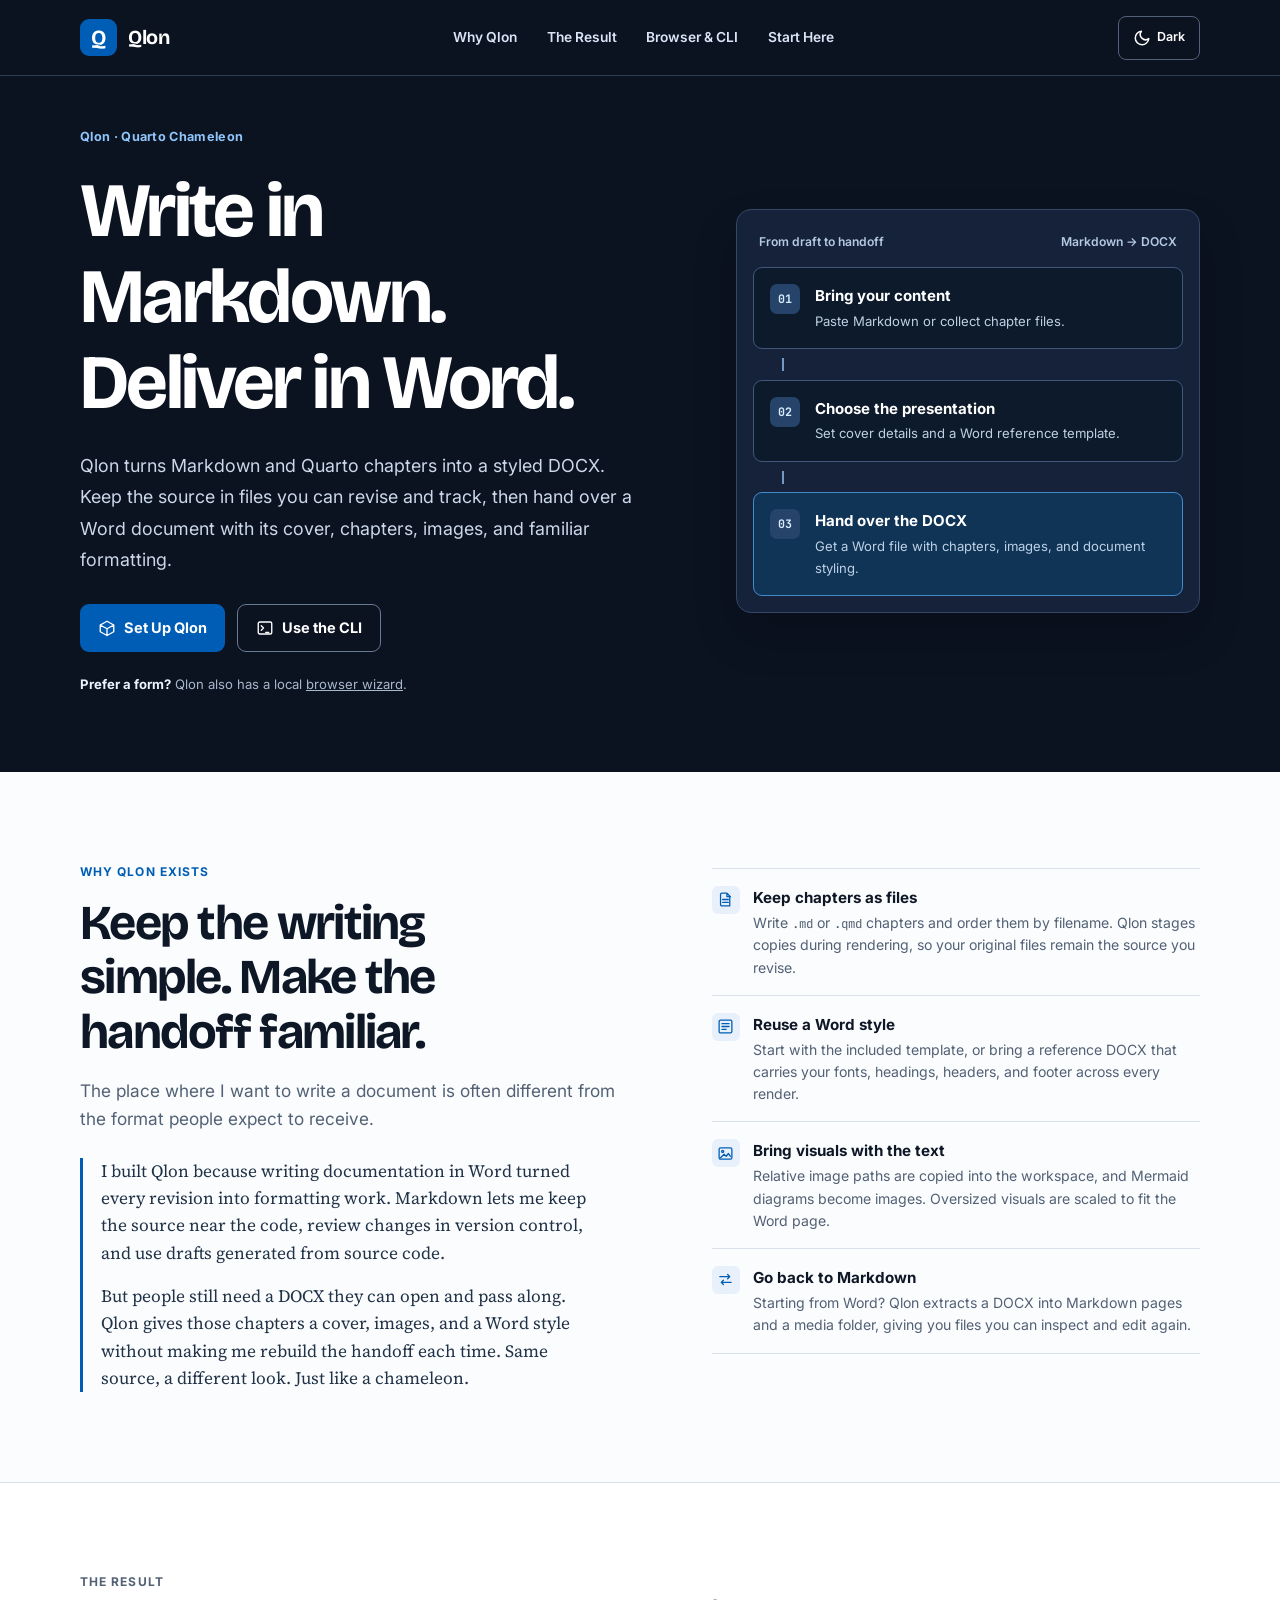
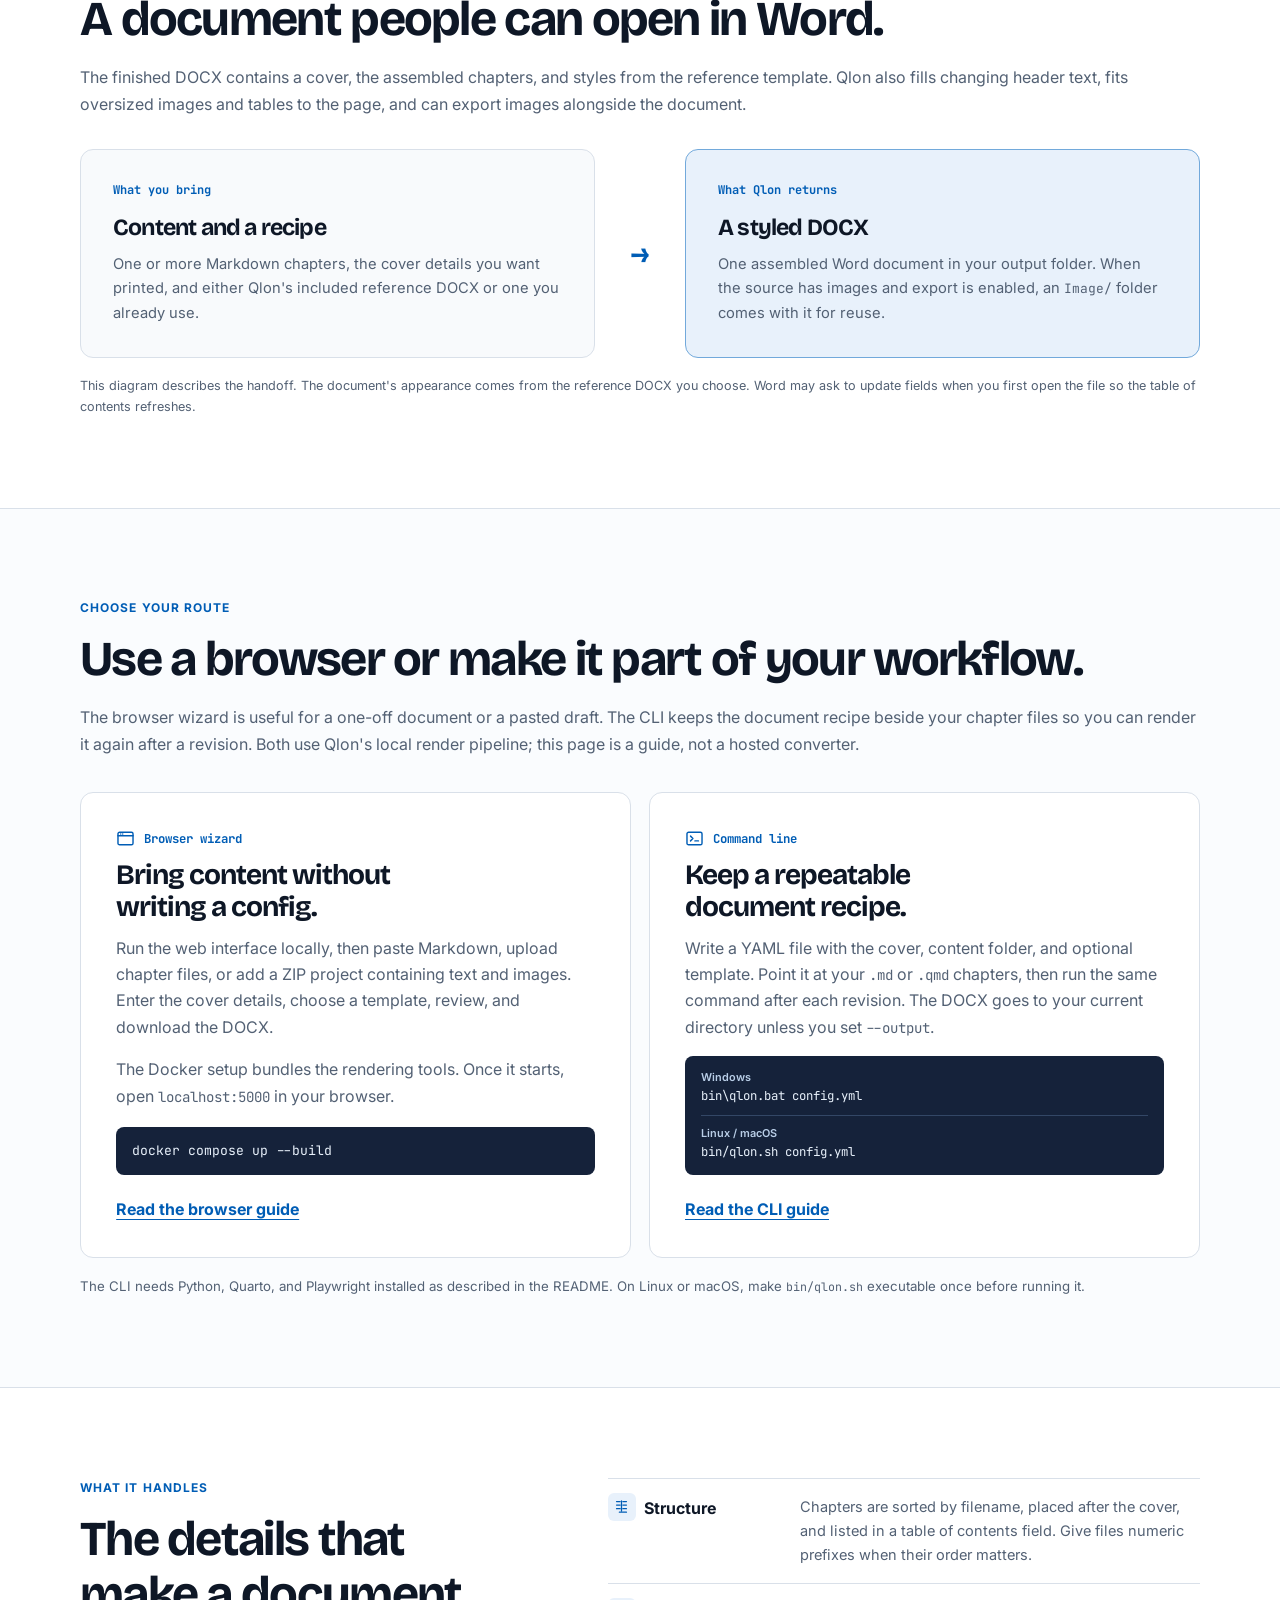
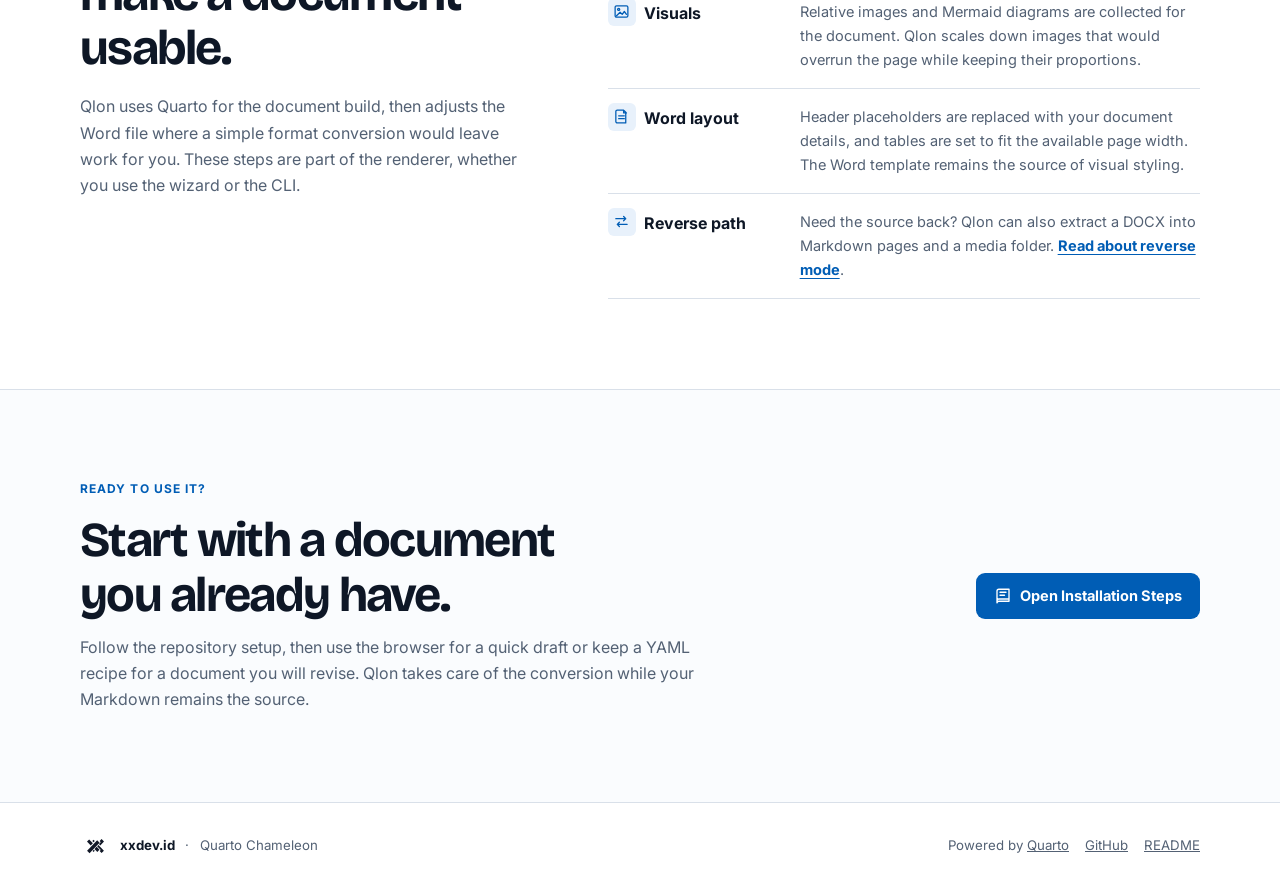
<file: index.html>
<!doctype html>
<html lang="en">
<head>
  <meta charset="utf-8">
  <meta name="viewport" content="width=device-width, initial-scale=1">
  <meta name="description" content="Qlon turns Markdown and Quarto chapters into styled Word documents. Write in plain text, deliver a DOCX.">
  <meta name="theme-color" content="#0b1220">
  <title>Qlon | Markdown to Word, ready to hand over</title>
  <link rel="icon" href="data:image/svg+xml,%3Csvg xmlns='http://www.w3.org/2000/svg' viewBox='0 0 32 32'%3E%3Crect width='32' height='32' rx='7' fill='%23005db5'/%3E%3Ctext x='16' y='23' font-family='Arial,sans-serif' font-size='20' font-weight='700' fill='white' text-anchor='middle'%3EQ%3C/text%3E%3C/svg%3E">
  <script>
    try {
      const savedTheme = localStorage.getItem('qlon-theme');
      const prefersDark = matchMedia('(prefers-color-scheme: dark)').matches;
      document.documentElement.dataset.theme = savedTheme || (prefersDark ? 'dark' : 'light');
    } catch (_) { document.documentElement.dataset.theme = 'light'; }
  </script>
  <link rel="preconnect" href="https://fonts.googleapis.com">
  <link rel="preconnect" href="https://fonts.gstatic.com" crossorigin>
  <link href="https://fonts.googleapis.com/css2?family=Bricolage+Grotesque:opsz,wght@12..96,600;12..96,700&family=Inter:wght@400;500;600;700&family=JetBrains+Mono:wght@400;500&family=Source+Serif+4:opsz,wght@8..60,400;8..60,600&display=swap" rel="stylesheet">
  <link id="aos-styles" rel="stylesheet" href="https://cdn.jsdelivr.net/npm/aos@2.3.4/dist/aos.css" onload="this.dataset.status='loaded'" onerror="this.dataset.status='failed'">
  <style>
    /* Design read: a public tool introduction for Markdown authors who deliver Word files.
       Energy 2 / rhythm 2 / motion 1. Qlon blue and ink come from the existing web UI;
       Bricolage and Inter keep its voice, while the document handoff motif explains the
       product without claiming to show a generated file. Spacing separates decisions,
       and panels are reserved for the two ways to use Qlon. */
    :root {
      color-scheme: light;
      --canvas: #fafcfe;
      --paper: #fff;
      --paper-soft: #f8fafc;
      --ink: #0e1726;
      --muted: #536174;
      --line: #d9e0e9;
      --blue: #005db5;
      --blue-hover: #004a91;
      --blue-wash: #e8f1fb;
      --dark-panel: #15223a;
      --serif-ink: #213247;
    }
    :root[data-theme="dark"] {
      color-scheme: dark;
      --canvas: #0f1828;
      --paper: #15223a;
      --paper-soft: #1b2d49;
      --ink: #f1f5fb;
      --muted: #b3c1d3;
      --line: #344765;
      --blue: #8bc5ff;
      --blue-hover: #afd8ff;
      --blue-wash: #1c3b5e;
      --serif-ink: #e6edf7;
    }
    * { box-sizing: border-box; }
    html { scroll-behavior: smooth; scroll-padding-top: 6.5rem; }
    body { margin: 0; background: var(--canvas); color: var(--ink); font: 400 1rem/1.65 Inter, system-ui, sans-serif; }
    a { color: inherit; }
    a:focus-visible, button:focus-visible { outline: 3px solid #5aa1e6; outline-offset: 4px; }
    button { font: inherit; }
    code { font: .88em "JetBrains Mono", ui-monospace, monospace; overflow-wrap: anywhere; }
    h1, h2, h3, p { margin-top: 0; }
    h1, h2, h3 { font-family: "Bricolage Grotesque", system-ui, sans-serif; line-height: 1.12; letter-spacing: -.035em; }
    p { margin-bottom: 1rem; }
    .wrap { width: min(1120px, calc(100% - 3rem)); margin-inline: auto; }
    .skip-link { position: absolute; left: 1rem; top: -5rem; z-index: 20; padding: .65rem 1rem; background: #fff; color: #0e1726; }
    .skip-link:focus { top: 1rem; }
    .site-header { position: sticky; top: 0; z-index: 10; background: #0b1220; color: #fff; border-bottom: 1px solid #2b3b56; }
    .header-inner { display: flex; align-items: center; justify-content: space-between; min-height: 75px; gap: 1rem; }
    .brand { display: inline-flex; align-items: center; gap: .7rem; text-decoration: none; font: 700 1.24rem "Bricolage Grotesque", system-ui, sans-serif; letter-spacing: -.025em; }
    .brand-mark { display: grid; place-items: center; width: 37px; height: 37px; border-radius: 9px; background: #005db5; color: #fff; font-size: 1.35rem; }
    .nav { display: flex; align-items: center; gap: clamp(.8rem, 2.3vw, 2rem); font-size: .86rem; font-weight: 600; }
    .nav a { min-height: 44px; display: inline-flex; align-items: center; color: #d9e5f6; text-decoration: none; }
    .nav a:hover { color: #fff; text-decoration: underline; text-underline-offset: .28em; }
    .menu-toggle { display: none; align-items: center; justify-content: center; gap: .5rem; min-height: 44px; padding: .4rem .75rem; border: 1px solid #52617a; border-radius: 8px; background: transparent; color: #fff; cursor: pointer; font-size: .86rem; font-weight: 600; }
    .menu-toggle:hover { background: #1b2d49; }
    .menu-toggle svg { width: 20px; height: 20px; flex: none; }
    .menu-icon-close, .menu-toggle[aria-expanded="true"] .menu-icon-open { display: none; }
    .menu-toggle[aria-expanded="true"] .menu-icon-close { display: block; }
    .theme-toggle { display: inline-flex; align-items: center; justify-content: center; gap: .4rem; min-width: 82px; min-height: 44px; padding: .4rem .65rem; border: 1px solid #52617a; border-radius: 8px; background: transparent; color: #fff; cursor: pointer; font-size: .78rem; font-weight: 600; }
    .theme-toggle:hover { background: #1b2d49; }
    .theme-toggle svg { width: 18px; height: 18px; flex: none; }
    :root[data-theme="dark"] .icon-moon, :root:not([data-theme="dark"]) .icon-sun { display: none; }
    .hero { background: #0b1220; color: #fff; padding: clamp(2.5rem, 4vw, 4rem) 0 clamp(3rem, 6vw, 5rem); }
    .hero-inner { display: grid; grid-template-columns: minmax(0, 1.1fr) minmax(320px, .9fr); gap: clamp(2.5rem, 7vw, 6rem); align-items: center; }
    .kicker { margin-bottom: 1.25rem; color: #8fc5fb; font-size: .79rem; font-weight: 700; letter-spacing: .025em; }
    h1 { max-width: 11ch; margin-bottom: 1.5rem; font-size: clamp(3rem, 6vw, 5.4rem); }
    .hero-lead { max-width: 54ch; margin-bottom: 1.8rem; color: #cbd8e9; font-size: clamp(1.06rem, 1.4vw, 1.2rem); line-height: 1.75; }
    .hero-actions { display: flex; flex-wrap: wrap; gap: .75rem; }
    .button { display: inline-flex; align-items: center; justify-content: center; gap: .55rem; min-height: 46px; padding: .68rem 1.1rem; border-radius: 9px; font-size: .91rem; font-weight: 700; text-decoration: none; transition: background .15s, border-color .15s; }
    .button svg { width: 18px; height: 18px; flex: none; }
    .button-primary { background: #005db5; color: #fff; }
    .button-primary:hover { background: #1a72c4; }
    .button-secondary { border: 1px solid #687a94; color: #fff; }
    .button-secondary:hover { background: #1c2c45; border-color: #aabbd1; }
    .hero-footnote { margin: 1.35rem 0 0; color: #a7b8cd; font-size: .82rem; }
    .hero-footnote strong { color: #eaf4ff; }
    .handoff { padding: 1rem; border: 1px solid #334766; border-radius: 15px; background: #15223a; box-shadow: 0 22px 46px rgba(0, 0, 0, .15); }
    .handoff-title { display: flex; justify-content: space-between; gap: .8rem; padding: .35rem .35rem .95rem; color: #b4c9e2; font-size: .76rem; font-weight: 600; }
    .handoff-path { display: flex; flex-direction: column; gap: .55rem; }
    .handoff-row { display: flex; align-items: flex-start; gap: .9rem; padding: 1rem; border: 1px solid #405777; border-radius: 9px; background: #0d1a2b; }
    .handoff-row:last-child { border-color: #438bc9; background: #103456; }
    .handoff-count { display: grid; place-items: center; flex: none; width: 30px; height: 30px; border-radius: 7px; background: #264469; color: #d8ebff; font: 700 .73rem "JetBrains Mono", monospace; }
    .handoff-row strong { display: block; margin-bottom: .1rem; font-size: .94rem; color: #fff; }
    .handoff-row span:last-child { display: block; color: #bed0e6; font-size: .82rem; }
    .handoff-join { width: 2px; height: 13px; margin-left: 29px; background: #759ac1; }
    .intro { padding: clamp(3.5rem, 7vw, 6rem) 0; }
    .intro-grid { display: grid; grid-template-columns: minmax(0, 1fr) minmax(0, .9fr); gap: clamp(2rem, 7vw, 7rem); align-items: start; }
    .eyebrow { margin-bottom: .9rem; color: var(--blue); font-size: .75rem; font-weight: 700; letter-spacing: .09em; text-transform: uppercase; }
    h2 { margin-bottom: 1.1rem; font-size: clamp(2.1rem, 3.8vw, 3.45rem); }
    .intro h2 { max-width: 16ch; }
    .intro-lead { max-width: 55ch; color: var(--muted); font-size: 1.08rem; }
    .intro-story { max-width: 58ch; margin: 1.5rem 0 0; padding-left: 1.1rem; border-left: 3px solid var(--blue); color: var(--serif-ink); font: 400 clamp(1.05rem, 1.35vw, 1.18rem)/1.58 "Source Serif 4", Georgia, serif; }
    .intro-story p:last-child { margin-bottom: 0; }
    .benefits { margin: .4rem 0 0; padding: 0; list-style: none; border-top: 1px solid var(--line); }
    .benefits li { display: grid; grid-template-columns: 28px minmax(0, 1fr); gap: .8rem; padding: 1rem 0; border-bottom: 1px solid var(--line); }
    .benefits .benefit-icon { display: grid; place-items: center; width: 28px; height: 28px; margin-top: .05rem; border-radius: 6px; background: var(--blue-wash); color: var(--blue); }
    .benefit-icon svg { width: 17px; height: 17px; }
    .benefits strong { display: block; margin-bottom: .12rem; font-size: .95rem; }
    .benefits li div > span { display: block; color: var(--muted); font-size: .88rem; line-height: 1.58; }
    .proof { padding: clamp(3.5rem, 7vw, 6rem) 0; background: var(--paper); border-block: 1px solid var(--line); }
    .proof-header { margin-bottom: 2rem; }
    .proof-header h2 { max-width: none; margin-bottom: 1.1rem; }
    .proof-header p { max-width: none; margin: 0; color: var(--muted); }
    .journey { display: grid; grid-template-columns: minmax(0, 1fr) minmax(0, .1fr) minmax(0, 1fr); gap: 1.2rem; align-items: stretch; }
    .journey-panel { min-width: 0; padding: clamp(1.25rem, 3vw, 2rem); border: 1px solid var(--line); border-radius: 13px; background: var(--paper-soft); }
    .journey-panel:last-child { border-color: #72a9db; background: var(--blue-wash); }
    .journey-label { display: block; margin-bottom: 1rem; color: var(--blue); font: 700 .75rem "JetBrains Mono", monospace; }
    .journey-panel h3 { margin-bottom: .75rem; font-size: 1.45rem; }
    .journey-panel p { margin: 0; color: var(--muted); font-size: .92rem; }
    .journey-arrow { display: grid; place-items: center; color: var(--blue); font: 700 1.8rem "Bricolage Grotesque", sans-serif; }
    .proof-note { margin: 1.15rem 0 0; color: var(--muted); font-size: .79rem; }
    .ways { padding: clamp(3.5rem, 7vw, 6rem) 0; }
    .ways-heading { width: 100%; margin-bottom: 2.2rem; }
    .ways-heading p:last-child { color: var(--muted); }
    .ways-grid { display: grid; grid-template-columns: repeat(2, minmax(0, 1fr)); gap: 1.1rem; }
    .way { display: flex; flex-direction: column; min-width: 0; padding: clamp(1.5rem, 3vw, 2.2rem); border: 1px solid var(--line); border-radius: 13px; background: var(--paper); }
    .way-name { display: flex; align-items: center; gap: .55rem; margin-bottom: .8rem; color: var(--blue); font: 700 .77rem "JetBrains Mono", monospace; }
    .way-name svg { width: 19px; height: 19px; flex: none; }
    .way h3 { max-width: 18ch; margin-bottom: .7rem; font-size: clamp(1.5rem, 2.2vw, 2rem); }
    .way p { color: var(--muted); }
    .way .way-command { display: block; margin-top: auto; margin-bottom: 1.3rem; padding: .85rem 1rem; border-radius: 8px; background: #15223a; color: #e8f1fb; font: .82rem/1.6 "JetBrains Mono", ui-monospace, monospace; overflow-wrap: anywhere; }
    .cli-options { margin-top: auto; margin-bottom: 1.3rem; padding: .85rem 1rem; border-radius: 8px; background: #15223a; color: #e8f1fb; }
    .cli-options code { display: block; font-size: .77rem; line-height: 1.5; }
    .cli-options code + code { margin-top: .6rem; padding-top: .6rem; border-top: 1px solid #334766; }
    .cli-options span { display: block; margin-bottom: .2rem; color: #b9cee7; font: 600 .68rem Inter, sans-serif; }
    .text-link { width: fit-content; color: var(--blue); font-weight: 700; text-underline-offset: .22em; }
    .text-link:hover { color: var(--blue-hover); }
    .ways-note { margin: 1.1rem 0 0; color: var(--muted); font-size: .83rem; }
    .capabilities { padding: clamp(3.5rem, 7vw, 6rem) 0; background: var(--paper); border-block: 1px solid var(--line); }
    .cap-grid { display: grid; grid-template-columns: minmax(0, .85fr) minmax(0, 1.15fr); gap: clamp(2rem, 7vw, 7rem); }
    .cap-grid > div:first-child p:last-child { max-width: 48ch; color: var(--muted); }
    .cap-list { margin: 0; }
    .cap-list div { display: grid; grid-template-columns: minmax(0, .44fr) minmax(0, 1fr); gap: 1rem; padding: 1rem 0; border-bottom: 1px solid var(--line); }
    .cap-list div:first-child { border-top: 1px solid var(--line); }
    .cap-list dt { display: flex; align-items: flex-start; gap: .55rem; font-weight: 700; }
    .cap-icon { display: grid; place-items: center; flex: none; width: 28px; height: 28px; margin-top: -.15rem; border-radius: 6px; background: var(--blue-wash); color: var(--blue); }
    .cap-icon svg { width: 17px; height: 17px; }
    .cap-list dd { margin: 0; color: var(--muted); font-size: .91rem; }
    .start { padding: clamp(3.5rem, 7vw, 6rem) 0; }
    .start-inner { display: grid; grid-template-columns: minmax(0, 1fr) auto; align-items: center; gap: 2rem; }
    .start h2 { max-width: 18ch; margin-bottom: .7rem; }
    .start p:last-child { max-width: 62ch; margin: 0; color: var(--muted); }
    .start .button { background: #005db5; color: #fff; white-space: nowrap; }
    .start .button:hover { background: #004a91; }
    .site-footer { padding: 1.3rem 0; background: var(--paper); color: var(--muted); border-top: 1px solid var(--line); }
    .footer-inner { display: flex; flex-wrap: wrap; justify-content: space-between; gap: 1rem; align-items: center; font-size: .83rem; }
    .footer-inner p { margin: 0; }
    .footer-brand { display: flex; flex-wrap: wrap; align-items: center; gap: .65rem; }
    .footer-brand strong { display: inline-flex; align-items: center; gap: .55rem; color: var(--ink); font-weight: 700; }
    .footer-logo { display: grid; place-items: center; width: 31px; height: 31px; border-radius: 5px; background: #fff; color: #111827; }
    :root[data-theme="dark"] .footer-logo { background: #111827; color: #fff; }
    .footer-logo svg { width: 17px; height: 17px; }
    .footer-sep { color: var(--muted); }
    .footer-links { display: flex; flex-wrap: wrap; gap: 1rem; }
    .footer-links a { min-height: 44px; display: inline-flex; align-items: center; }
    .footer-links a:hover { color: var(--blue); }
    /* Keep content visible before animation starts and when motion is unavailable. */
    html:not(.aos-ready):not(.aos-fallback) [data-aos] { opacity: 1 !important; transform: none !important; }
    html.aos-fallback [data-aos] { opacity: 0 !important; transform: translate3d(0, 18px, 0) !important; }
    html.aos-fallback.aos-live [data-aos] { transition: opacity .52s ease-out, transform .52s ease-out; }
    html.aos-fallback [data-aos].aos-animate { opacity: 1 !important; transform: none !important; }
    body [data-aos="fade-up"][data-aos="fade-up"] { transform: translate3d(0, 18px, 0); }
    body [data-aos="fade-up"][data-aos="fade-up"].aos-animate { transform: none; }
    @media (max-width: 880px) {
      .hero-inner, .intro-grid, .cap-grid { grid-template-columns: 1fr; }
      .hero-inner { gap: 2.5rem; }
      .handoff { max-width: 580px; }
      .intro-grid, .cap-grid { gap: 1.5rem; }
    }
    @media (max-width: 640px) {
      html { scroll-padding-top: 5.5rem; }
      .wrap { width: min(100% - 2rem, 1120px); }
      .header-inner { display: grid; grid-template-columns: 1fr auto; min-height: 66px; gap: 0 .5rem; padding: .55rem 0; }
      .menu-toggle { display: inline-flex; grid-column: 2; grid-row: 1; }
      .nav { display: none; grid-column: 1 / -1; grid-row: 2; flex-direction: column; align-items: stretch; gap: 0; margin-top: .6rem; padding-top: .3rem; border-top: 1px solid #2b3b56; }
      .nav.is-open { display: flex; }
      .nav a { min-height: 46px; padding: .55rem .25rem; border-bottom: 1px solid #23334e; font-size: .94rem; }
      .theme-toggle { display: none; grid-column: 1 / -1; grid-row: 3; width: fit-content; margin-top: .7rem; }
      .nav.is-open + .theme-toggle { display: inline-flex; }
      h1 { font-size: clamp(2.8rem, 12vw, 4rem); }
      .hero { padding: 2.5rem 0 3.5rem; }
      .hero-inner { grid-template-columns: minmax(0, 1fr); }
      .journey, .ways-grid, .start-inner { grid-template-columns: 1fr; }
      .journey-arrow { transform: rotate(90deg); line-height: 1; }
      .cap-list div { grid-template-columns: 1fr; gap: .2rem; }
      .start .button { width: fit-content; }
    }
    @media (prefers-reduced-motion: reduce) { html { scroll-behavior: auto; } *, *::before, *::after { transition-duration: 0s !important; } [data-aos] { opacity: 1 !important; transform: none !important; } }
  </style>
</head>
<body>
  <a class="skip-link" href="#main">Skip to content</a>
  <header class="site-header">
    <div class="wrap header-inner">
      <a class="brand" href="#top" aria-label="Qlon, back to top"><span class="brand-mark" aria-hidden="true">Q</span><span>Qlon</span></a>
      <button class="menu-toggle" type="button" id="menu-toggle" aria-controls="site-nav" aria-expanded="false" aria-label="Open menu">
        <svg class="menu-icon-open" aria-hidden="true" fill="none" stroke="currentColor" stroke-width="2" viewBox="0 0 24 24"><path stroke-linecap="round" d="M4 6h16M4 12h16M4 18h16"/></svg>
        <svg class="menu-icon-close" aria-hidden="true" fill="none" stroke="currentColor" stroke-width="2" viewBox="0 0 24 24"><path stroke-linecap="round" d="M5 5l14 14M19 5 5 19"/></svg>
        <span class="menu-label">Menu</span>
      </button>
      <nav class="nav" id="site-nav" aria-label="Page navigation">
        <a href="#why">Why Qlon</a>
        <a href="#result">The Result</a>
        <a href="#ways">Browser &amp; CLI</a>
        <a href="#start">Start Here</a>
      </nav>
      <button class="theme-toggle" type="button" id="theme-toggle" aria-label="Switch color theme" aria-pressed="false">
        <svg class="icon-moon" aria-hidden="true" fill="none" stroke="currentColor" stroke-width="2" viewBox="0 0 24 24"><path stroke-linecap="round" stroke-linejoin="round" d="M21 12.8A9 9 0 1 1 11.2 3a7 7 0 0 0 9.8 9.8z"/></svg>
        <svg class="icon-sun" aria-hidden="true" fill="none" stroke="currentColor" stroke-width="2" viewBox="0 0 24 24"><circle cx="12" cy="12" r="4"/><path stroke-linecap="round" d="M12 2v2m0 16v2M4.9 4.9l1.4 1.4m11.4 11.4l1.4 1.4M2 12h2m16 0h2M4.9 19.1l1.4-1.4M17.7 6.3l1.4-1.4"/></svg>
        <span class="theme-label">Dark</span>
      </button>
    </div>
  </header>

  <main id="main">
    <section class="hero" id="top" aria-labelledby="hero-title">
      <div class="wrap hero-inner">
        <div>
          <p class="kicker">Qlon · Quarto Chameleon</p>
          <h1 id="hero-title">Write in Markdown. Deliver in Word.</h1>
          <p class="hero-lead">Qlon turns Markdown and Quarto chapters into a styled DOCX. Keep the source in files you can revise and track, then hand over a Word document with its cover, chapters, images, and familiar formatting.</p>
          <div class="hero-actions">
            <a class="button button-primary" href="https://github.com/zulfahmi-ardiansah/pub-quarto-chameleon#installation"><svg aria-hidden="true" fill="none" stroke="currentColor" stroke-width="1.8" viewBox="0 0 24 24"><path d="m12 3 9 5-9 5-9-5 9-5Zm-9 5v9l9 5 9-5V8M12 13v9" stroke-linecap="round" stroke-linejoin="round"/></svg>Set Up Qlon</a>
            <a class="button button-secondary" href="#cli"><svg aria-hidden="true" fill="none" stroke="currentColor" stroke-width="1.8" viewBox="0 0 24 24"><rect x="3" y="4" width="18" height="16" rx="2"/><path d="m7 9 3 3-3 3m6 3h4" stroke-linecap="round" stroke-linejoin="round"/></svg>Use the CLI</a>
          </div>
          <p class="hero-footnote"><strong>Prefer a form?</strong> Qlon also has a local <a href="#browser">browser wizard</a>.</p>
        </div>
        <div class="handoff" aria-label="Qlon document workflow" data-aos="fade-up">
          <div class="handoff-title"><span>From draft to handoff</span><span>Markdown → DOCX</span></div>
          <div class="handoff-path">
            <div class="handoff-row"><span class="handoff-count">01</span><div><strong>Bring your content</strong><span>Paste Markdown or collect chapter files.</span></div></div>
            <span class="handoff-join" aria-hidden="true"></span>
            <div class="handoff-row"><span class="handoff-count">02</span><div><strong>Choose the presentation</strong><span>Set cover details and a Word reference template.</span></div></div>
            <span class="handoff-join" aria-hidden="true"></span>
            <div class="handoff-row"><span class="handoff-count">03</span><div><strong>Hand over the DOCX</strong><span>Get a Word file with chapters, images, and document styling.</span></div></div>
          </div>
        </div>
      </div>
    </section>

    <section class="intro" id="why" aria-labelledby="intro-title">
      <div class="wrap intro-grid" data-aos="fade-up">
        <div>
          <p class="eyebrow">Why Qlon exists</p>
          <h2 id="intro-title">Keep the writing simple. Make the handoff familiar.</h2>
          <p class="intro-lead">The place where I want to write a document is often different from the format people expect to receive.</p>
          <div class="intro-story"><p>I built Qlon because writing documentation in Word turned every revision into formatting work. Markdown lets me keep the source near the code, review changes in version control, and use drafts generated from source code.</p><p>But people still need a DOCX they can open and pass along. Qlon gives those chapters a cover, images, and a Word style without making me rebuild the handoff each time. Same source, a different look. Just like a chameleon.</p></div>
        </div>
        <ul class="benefits">
          <li><span class="benefit-icon"><svg aria-hidden="true" fill="none" stroke="currentColor" stroke-width="1.8" viewBox="0 0 24 24"><path d="M7 3h7l4 4v14H7a2 2 0 0 1-2-2V5a2 2 0 0 1 2-2zM14 3v5h5M8 12h8M8 16h8" stroke-linecap="round" stroke-linejoin="round"/></svg></span><div><strong>Keep chapters as files</strong><span>Write <code>.md</code> or <code>.qmd</code> chapters and order them by filename. Qlon stages copies during rendering, so your original files remain the source you revise.</span></div></li>
          <li><span class="benefit-icon"><svg aria-hidden="true" fill="none" stroke="currentColor" stroke-width="1.8" viewBox="0 0 24 24"><rect x="3" y="3" width="18" height="18" rx="2"/><path d="M7 8h10M7 12h10M7 16h6" stroke-linecap="round"/></svg></span><div><strong>Reuse a Word style</strong><span>Start with the included template, or bring a reference DOCX that carries your fonts, headings, headers, and footer across every render.</span></div></li>
          <li><span class="benefit-icon"><svg aria-hidden="true" fill="none" stroke="currentColor" stroke-width="1.8" viewBox="0 0 24 24"><rect x="3" y="4" width="18" height="16" rx="2"/><circle cx="8" cy="9" r="1.5"/><path d="m5 18 5-5 3 3 3-4 3 4" stroke-linecap="round" stroke-linejoin="round"/></svg></span><div><strong>Bring visuals with the text</strong><span>Relative image paths are copied into the workspace, and Mermaid diagrams become images. Oversized visuals are scaled to fit the Word page.</span></div></li>
          <li><span class="benefit-icon"><svg aria-hidden="true" fill="none" stroke="currentColor" stroke-width="1.8" viewBox="0 0 24 24"><path d="M4 8h14m0 0-3-3m3 3-3 3M20 16H6m0 0 3-3m-3 3 3 3" stroke-linecap="round" stroke-linejoin="round"/></svg></span><div><strong>Go back to Markdown</strong><span>Starting from Word? Qlon extracts a DOCX into Markdown pages and a media folder, giving you files you can inspect and edit again.</span></div></li>
        </ul>
      </div>
    </section>

    <section class="proof" id="result" aria-labelledby="result-title">
      <div class="wrap">
        <div class="proof-header" data-aos="fade-up"><div><p class="eyebrow">The result</p><h2 id="result-title">A document people can open in Word.</h2></div><p>The finished DOCX contains a cover, the assembled chapters, and styles from the reference template. Qlon also fills changing header text, fits oversized images and tables to the page, and can export images alongside the document.</p></div>
        <div class="journey" data-aos="fade-up">
          <div class="journey-panel"><span class="journey-label">What you bring</span><h3>Content and a recipe</h3><p>One or more Markdown chapters, the cover details you want printed, and either Qlon's included reference DOCX or one you already use.</p></div>
          <span class="journey-arrow" aria-hidden="true">→</span>
          <div class="journey-panel"><span class="journey-label">What Qlon returns</span><h3>A styled DOCX</h3><p>One assembled Word document in your output folder. When the source has images and export is enabled, an <code>Image/</code> folder comes with it for reuse.</p></div>
        </div>
        <p class="proof-note">This diagram describes the handoff. The document's appearance comes from the reference DOCX you choose. Word may ask to update fields when you first open the file so the table of contents refreshes.</p>
      </div>
    </section>

    <section class="ways" id="ways" aria-labelledby="ways-title">
      <div class="wrap">
        <div class="ways-heading" data-aos="fade-up"><p class="eyebrow">Choose your route</p><h2 id="ways-title">Use a browser or make it part of your workflow.</h2><p>The browser wizard is useful for a one-off document or a pasted draft. The CLI keeps the document recipe beside your chapter files so you can render it again after a revision. Both use Qlon's local render pipeline; this page is a guide, not a hosted converter.</p></div>
        <div class="ways-grid">
          <article class="way" id="browser" data-aos="fade-up"><span class="way-name"><svg aria-hidden="true" fill="none" stroke="currentColor" stroke-width="1.8" viewBox="0 0 24 24"><rect x="2.5" y="4" width="19" height="16" rx="2"/><path d="M2.5 8.5h19M6 6.25h.01M8.5 6.25h.01" stroke-linecap="round"/></svg>Browser wizard</span><h3>Bring content without writing a config.</h3><p>Run the web interface locally, then paste Markdown, upload chapter files, or add a ZIP project containing text and images. Enter the cover details, choose a template, review, and download the DOCX.</p><p>The Docker setup bundles the rendering tools. Once it starts, open <code>localhost:5000</code> in your browser.</p><code class="way-command">docker compose up --build</code><a class="text-link" href="https://github.com/zulfahmi-ardiansah/pub-quarto-chameleon/blob/main/web/README.md">Read the browser guide</a></article>
          <article class="way" id="cli" data-aos="fade-up"><span class="way-name"><svg aria-hidden="true" fill="none" stroke="currentColor" stroke-width="1.8" viewBox="0 0 24 24"><rect x="2.5" y="4" width="19" height="16" rx="2"/><path d="m7 9 3 3-3 3m5.5 0H17" stroke-linecap="round" stroke-linejoin="round"/></svg>Command line</span><h3>Keep a repeatable document recipe.</h3><p>Write a YAML file with the cover, content folder, and optional template. Point it at your <code>.md</code> or <code>.qmd</code> chapters, then run the same command after each revision. The DOCX goes to your current directory unless you set <code>--output</code>.</p><div class="cli-options" aria-label="CLI command options"><code><span>Windows</span>bin\qlon.bat config.yml</code><code><span>Linux / macOS</span>bin/qlon.sh config.yml</code></div><a class="text-link" href="https://github.com/zulfahmi-ardiansah/pub-quarto-chameleon/blob/main/README.md#usage">Read the CLI guide</a></article>
        </div>
        <p class="ways-note">The CLI needs Python, Quarto, and Playwright installed as described in the README. On Linux or macOS, make <code>bin/qlon.sh</code> executable once before running it.</p>
      </div>
    </section>

    <section class="capabilities" aria-labelledby="cap-title">
      <div class="wrap cap-grid">
        <div data-aos="fade-up"><p class="eyebrow">What it handles</p><h2 id="cap-title">The details that make a document usable.</h2><p>Qlon uses Quarto for the document build, then adjusts the Word file where a simple format conversion would leave work for you. These steps are part of the renderer, whether you use the wizard or the CLI.</p></div>
        <dl class="cap-list">
          <div><dt><span class="cap-icon"><svg aria-hidden="true" fill="none" stroke="currentColor" stroke-width="1.8" viewBox="0 0 24 24"><path d="M5 5h5M5 10h5M5 15h5M14 5h5M14 10h5M14 15h5M12 4v14M9 20h10" stroke-linecap="round"/></svg></span>Structure</dt><dd>Chapters are sorted by filename, placed after the cover, and listed in a table of contents field. Give files numeric prefixes when their order matters.</dd></div>
          <div><dt><span class="cap-icon"><svg aria-hidden="true" fill="none" stroke="currentColor" stroke-width="1.8" viewBox="0 0 24 24"><rect x="3" y="4" width="18" height="16" rx="2"/><circle cx="8" cy="9" r="1.5"/><path d="m5 18 5-5 3 3 3-4 3 4" stroke-linecap="round" stroke-linejoin="round"/></svg></span>Visuals</dt><dd>Relative images and Mermaid diagrams are collected for the document. Qlon scales down images that would overrun the page while keeping their proportions.</dd></div>
          <div><dt><span class="cap-icon"><svg aria-hidden="true" fill="none" stroke="currentColor" stroke-width="1.8" viewBox="0 0 24 24"><path d="M6 3h9l3 3v15H6a2 2 0 0 1-2-2V5a2 2 0 0 1 2-2zM15 3v4h4M8 11h8M8 15h8" stroke-linecap="round" stroke-linejoin="round"/></svg></span>Word layout</dt><dd>Header placeholders are replaced with your document details, and tables are set to fit the available page width. The Word template remains the source of visual styling.</dd></div>
          <div><dt><span class="cap-icon"><svg aria-hidden="true" fill="none" stroke="currentColor" stroke-width="1.8" viewBox="0 0 24 24"><path d="M4 8h14m0 0-3-3m3 3-3 3M20 16H6m0 0 3-3m-3 3 3 3" stroke-linecap="round" stroke-linejoin="round"/></svg></span>Reverse path</dt><dd>Need the source back? Qlon can also extract a DOCX into Markdown pages and a media folder. <a class="text-link" href="https://github.com/zulfahmi-ardiansah/pub-quarto-chameleon/blob/main/README.md#reverse-mode-docx--markdown">Read about reverse mode</a>.</dd></div>
        </dl>
      </div>
    </section>

    <section class="start" id="start" aria-labelledby="start-title">
      <div class="wrap start-inner"><div data-aos="fade-up"><p class="eyebrow">Ready to use it?</p><h2 id="start-title">Start with a document you already have.</h2><p>Follow the repository setup, then use the browser for a quick draft or keep a YAML recipe for a document you will revise. Qlon takes care of the conversion while your Markdown remains the source.</p></div><a class="button" href="https://github.com/zulfahmi-ardiansah/pub-quarto-chameleon#installation"><svg aria-hidden="true" fill="none" stroke="currentColor" stroke-width="1.8" viewBox="0 0 24 24"><path d="M4 5.5A2.5 2.5 0 0 1 6.5 3H20v16H6.5A2.5 2.5 0 0 0 4 21V5.5ZM4 18.5A2.5 2.5 0 0 1 6.5 16H20M8 7h8m-8 4h6" stroke-linecap="round" stroke-linejoin="round"/></svg>Open Installation Steps</a></div>
    </section>
  </main>

  <footer class="site-footer">
    <div class="wrap footer-inner">
      <div class="footer-brand">
        <strong><span class="footer-logo"><svg aria-hidden="true" viewBox="0 0 24 21" fill="none" xmlns="http://www.w3.org/2000/svg"><path d="M17.8195 5.14446L14.3459 1.5103L0.135338 16.3773L3.60902 20.0115L17.8195 5.14446Z" fill="currentColor"/><path d="M16.9173 7.12672L19.4211 4.5073L17.8421 2.85541L20.5714 0L24 3.58696L18.7669 9.06179L16.9173 7.12672Z" fill="currentColor"/><path d="M23.8647 16.3773L16.1504 8.30665L14.3459 10.0057L19.4211 15.3154L17.8421 16.9673L20.5714 19.8227L23.8647 16.3773Z" fill="currentColor"/><path d="M14.5489 18.336L17.6391 15.103L13.6692 10.9497L10.5789 14.1827L14.5489 18.336Z" fill="currentColor"/><path d="M10.9624 16.5189L9.60902 15.103L7.91729 16.9673L9.22556 18.336L10.9624 16.5189Z" fill="currentColor"/><path d="M5.23308 9.06179L0 3.58696L3.09023 0.44837L8.2782 5.87601L5.23308 9.06179Z" fill="currentColor"/><path d="M9.22556 4.64889L7.48872 2.83181L9.22556 1.06193L10.9398 2.85541L9.22556 4.64889Z" fill="currentColor"/></svg></span>xxdev.id</strong>
        <span class="footer-sep" aria-hidden="true">·</span><span>Quarto Chameleon</span>
      </div>
      <nav class="footer-links" aria-label="Footer links"><span>Powered by <a href="https://quarto.org">Quarto</a></span><a href="https://github.com/zulfahmi-ardiansah/pub-quarto-chameleon">GitHub</a><a href="https://github.com/zulfahmi-ardiansah/pub-quarto-chameleon/blob/main/README.md">README</a></nav>
    </div>
  </footer>
  <script src="https://cdn.jsdelivr.net/npm/aos@2.3.4/dist/aos.js"></script>
  <script>
    const menuToggle = document.getElementById('menu-toggle');
    const siteNav = document.getElementById('site-nav');
    function setMenuOpen(open) {
      menuToggle.setAttribute('aria-expanded', String(open));
      menuToggle.setAttribute('aria-label', open ? 'Close menu' : 'Open menu');
      menuToggle.querySelector('.menu-label').textContent = open ? 'Close' : 'Menu';
      siteNav.classList.toggle('is-open', open);
    }
    menuToggle.addEventListener('click', () => setMenuOpen(menuToggle.getAttribute('aria-expanded') !== 'true'));
    siteNav.querySelectorAll('a').forEach(link => link.addEventListener('click', () => setMenuOpen(false)));
    document.addEventListener('keydown', event => {
      if (event.key === 'Escape' && menuToggle.getAttribute('aria-expanded') === 'true') {
        setMenuOpen(false);
        menuToggle.focus();
      }
    });
    document.addEventListener('click', event => {
      if (menuToggle.getAttribute('aria-expanded') === 'true' && !event.target.closest('.header-inner')) setMenuOpen(false);
    });
    window.matchMedia('(min-width: 641px)').addEventListener('change', event => {
      if (event.matches) setMenuOpen(false);
    });

    const themeToggle = document.getElementById('theme-toggle');
    function syncThemeButton() {
      const dark = document.documentElement.dataset.theme === 'dark';
      themeToggle.querySelector('.theme-label').textContent = dark ? 'Light' : 'Dark';
      themeToggle.setAttribute('aria-label', dark ? 'Switch to light theme' : 'Switch to dark theme');
      themeToggle.setAttribute('aria-pressed', String(dark));
    }
    syncThemeButton();
    themeToggle.addEventListener('click', () => {
      const dark = document.documentElement.dataset.theme === 'dark';
      document.documentElement.dataset.theme = dark ? 'light' : 'dark';
      try { localStorage.setItem('qlon-theme', document.documentElement.dataset.theme); } catch (_) {}
      syncThemeButton();
    });

    if (!window.matchMedia('(prefers-reduced-motion: reduce)').matches) {
      let aosReady = false;
      if (window.AOS && document.getElementById('aos-styles').dataset.status === 'loaded') {
        try {
          window.AOS.init({ duration: 520, offset: 60, once: true, easing: 'ease-out' });
          document.documentElement.classList.add('aos-ready');
          aosReady = true;
        } catch (_) {}
      }
      if (!aosReady && 'IntersectionObserver' in window) {
        const observer = new IntersectionObserver(entries => {
          entries.forEach(entry => {
            if (entry.isIntersecting) {
              entry.target.classList.add('aos-animate');
              observer.unobserve(entry.target);
            }
          });
        }, { rootMargin: '0px 0px -60px 0px' });
        document.documentElement.classList.add('aos-fallback');
        requestAnimationFrame(() => requestAnimationFrame(() => {
          document.documentElement.classList.add('aos-live');
          document.querySelectorAll('[data-aos]').forEach(element => observer.observe(element));
        }));
      }
    }
  </script>
</body>
</html>
</file>
